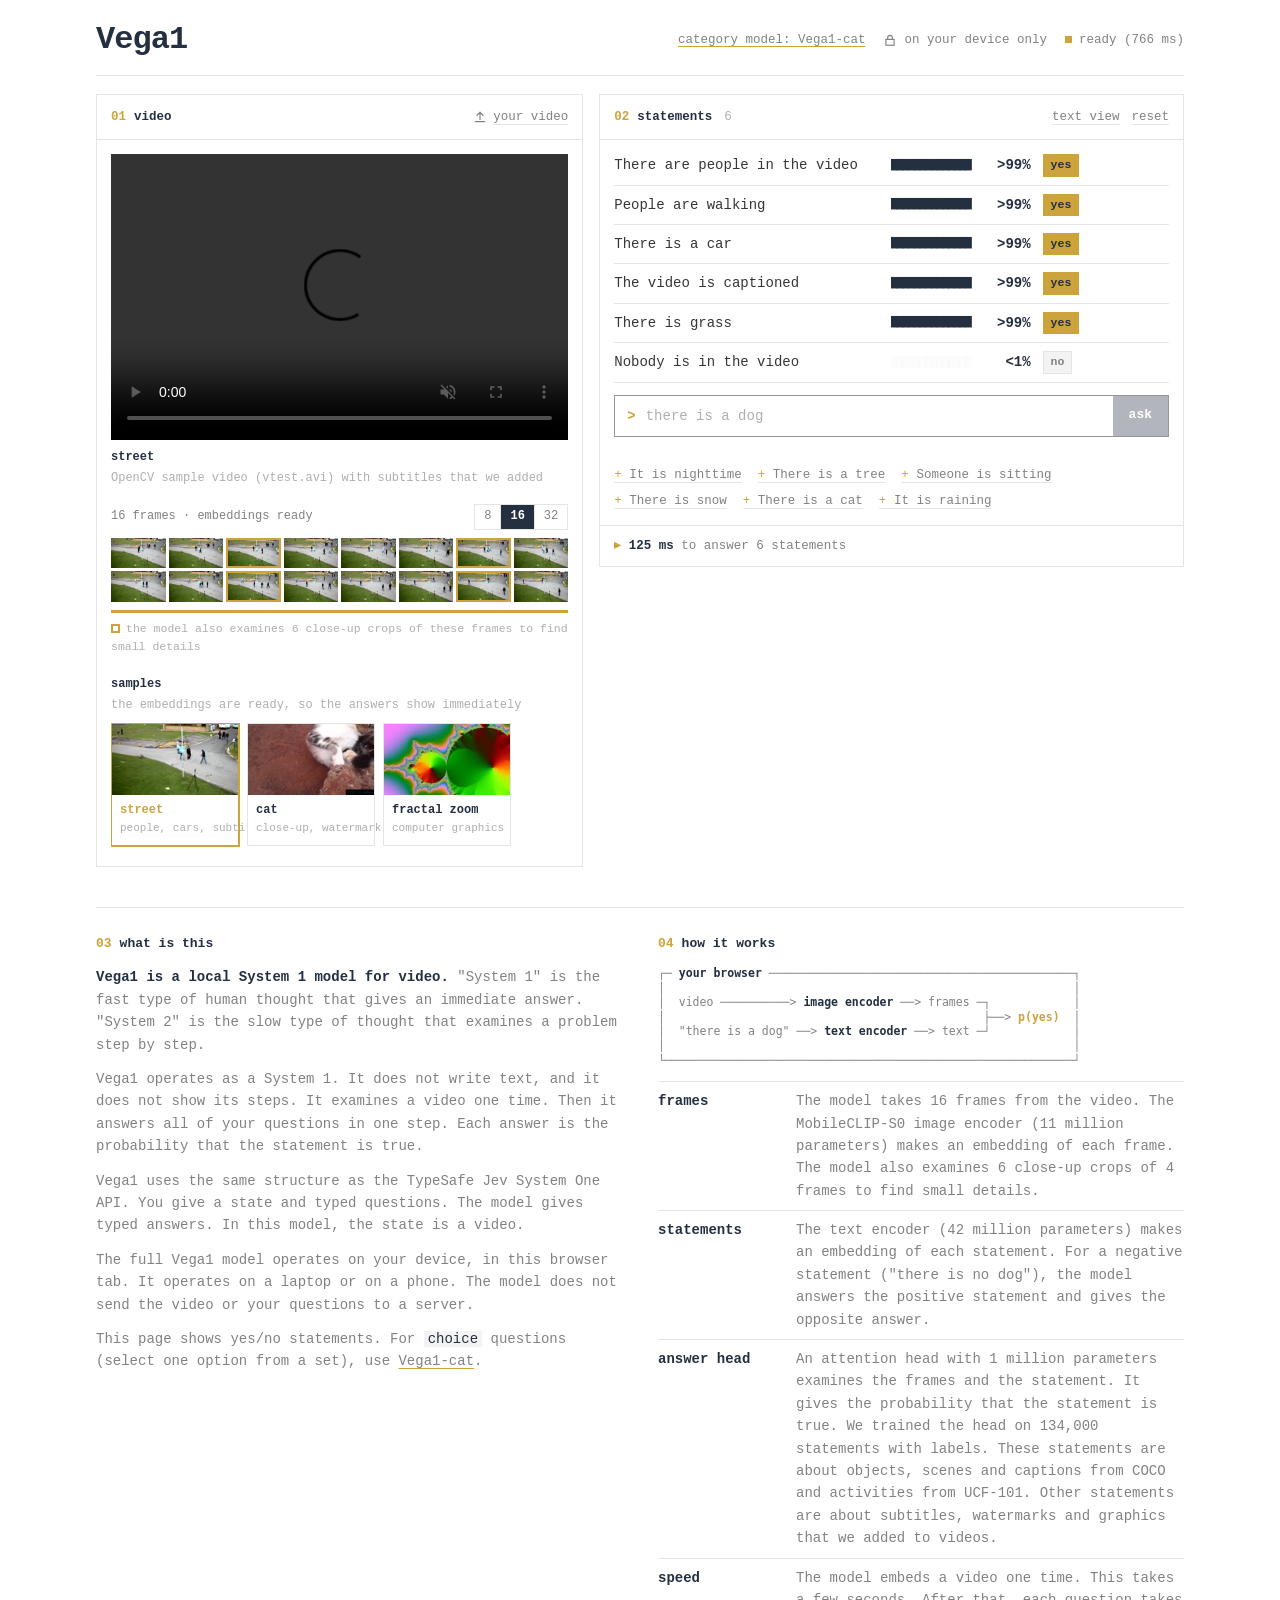
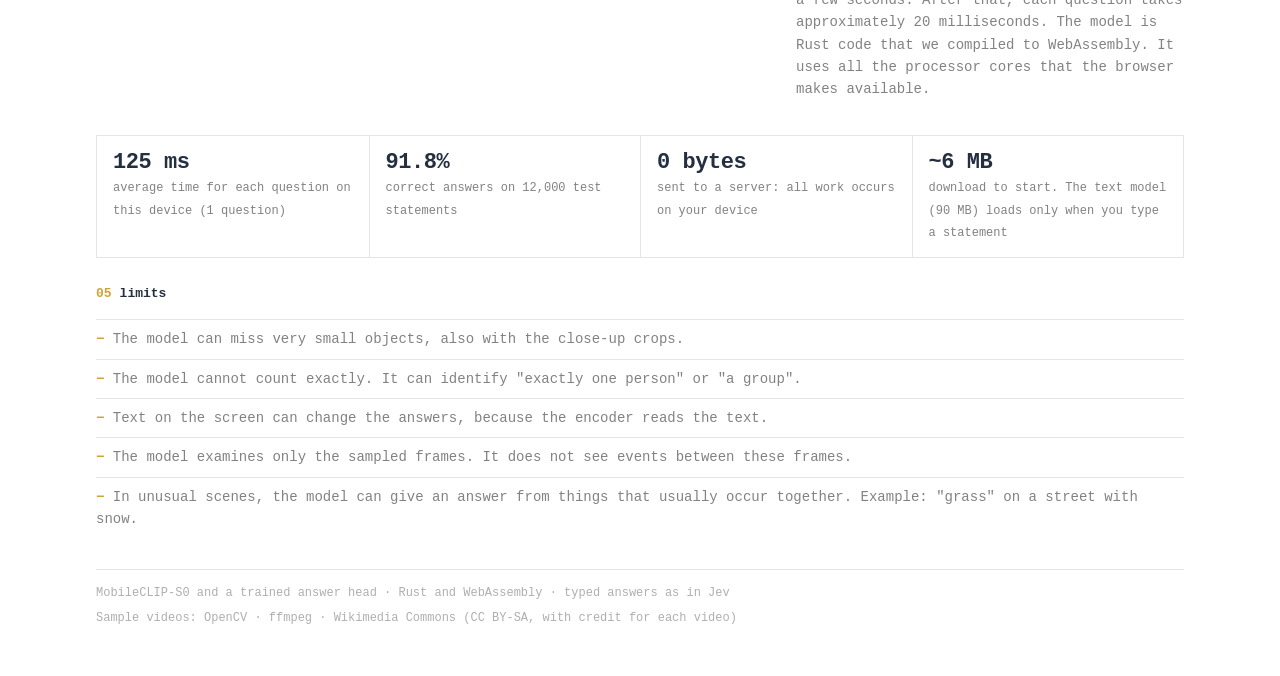
<file: index.html>
<!doctype html>
<html lang="en">
<head>
  <meta charset="utf-8">
  <meta name="viewport" content="width=device-width, initial-scale=1">
  <title>Vega1</title>
  <meta name="description" content="Ask yes/no questions about a video. Vega1, a local System 1 model, answers in milliseconds, in your browser. Nothing is uploaded.">
  <meta property="og:title" content="Vega1: a System 1 model for video">
  <meta property="og:description" content="Ask yes/no questions about a video. Vega1, a local System 1 model, answers in milliseconds, in your browser.">
  <meta property="og:type" content="website">
  <meta property="og:url" content="https://saresend.github.io/vega1/">
  <meta property="og:image" content="https://saresend.github.io/vega1/card.png">
  <meta name="twitter:card" content="summary_large_image">
  <meta name="twitter:title" content="Vega1: a System 1 model for video">
  <meta name="twitter:description" content="Ask yes/no questions about a video. Answers in milliseconds, on your device.">
  <meta name="twitter:image" content="https://saresend.github.io/vega1/card.png">
  <meta name="theme-color" content="#242F40">
  <link rel="icon" href="data:image/svg+xml,%3Csvg xmlns='http://www.w3.org/2000/svg' viewBox='0 0 32 32'%3E%3Crect width='32' height='32' fill='%23242F40'/%3E%3Cpath d='M12 9v14l11-7z' fill='%23CCA43B'/%3E%3C/svg%3E">
  <link rel="stylesheet" href="style.css">
</head>
<body>
<div class="wrap">
  <header class="top">
    <h1>Vega1</h1>
    <div class="nav-right">
      <a class="model-switch" href="vega1-cat.html">category model: Vega1-cat</a>
      <span class="local" title="The video and your statements stay on this device">
        <svg class="i" viewBox="0 0 24 24"><rect x="5" y="11" width="14" height="10"/><path d="M8 11V8a4 4 0 0 1 8 0v3"/></svg>on your device only
      </span>
      <span id="model-pill" data-state="busy" role="status" aria-live="polite"><span class="led"></span><span id="model-status">Vega1 loads…</span></span>
    </div>
  </header>

  <div class="grid">
    <section class="panel" aria-labelledby="video-title">
      <div class="panel-head">
        <h2 id="video-title"><small>01</small>video</h2>
        <span class="spacer"></span>
        <button class="ghost" id="change">
          <svg class="i" viewBox="0 0 24 24"><path d="M12 16V4M7 9l5-5 5 5M4 20h16"/></svg>your video
        </button>
      </div>
      <div class="panel-body">
        <input type="file" id="file" accept="video/*" hidden>
        <div id="picker">
          <div class="drop" id="drop">
            <strong>put a video here</strong>
            <span class="hint">MP4, WebM or MOV. The video stays on this device.</span><br>
            <button class="btn" id="browse">
              <svg class="i" viewBox="0 0 24 24"><path d="M12 16V4M7 9l5-5 5 5M4 20h16"/></svg>select a video
            </button>
          </div>
        </div>

        <div id="viewer" hidden>
          <div class="player"><video id="preview" controls muted playsinline loop></video></div>
          <div class="file-row"><span class="name" id="file-name"></span><span id="file-meta"></span></div>
          <div class="frames-head">
            <span id="frames-status">sampled frames</span>
            <span class="spacer"></span>
            <div class="seg" role="group" aria-label="Frames to sample">
              <button data-frames="8" aria-pressed="false">8</button>
              <button data-frames="16" aria-pressed="true">16</button>
              <button data-frames="32" aria-pressed="false">32</button>
            </div>
          </div>
          <div class="strip" id="strip"></div>
          <div class="progress"><i id="progress"></i></div>
          <div class="legend"><b></b>the model also examines 6 close-up crops of these frames to find small details</div>
        </div>
        <div id="samples-home"></div>
        <div id="samples-wrap" hidden>
          <div class="label-row"><b>samples</b><span>the embeddings are ready, so the answers show immediately</span></div>
          <div class="samples" id="samples"></div>
        </div>
      </div>
    </section>

    <section class="panel" aria-labelledby="stmts-title">
      <div class="panel-head">
        <h2 id="stmts-title"><small>02</small>statements</h2>
        <span class="count" id="count"></span>
        <span class="spacer"></span>
        <button class="ghost" id="bulk-toggle">text view</button>
        <button class="ghost" id="reset" title="Show the example statements again">reset</button>
      </div>
      <div class="panel-body">
        <div id="list-view">
          <ul class="stmts" id="stmts" aria-live="polite"></ul>
          <div class="empty" id="empty" hidden>There are no statements. Add a statement below.</div>
          <form class="add" id="add-form" autocomplete="off">
            <span class="prompt" aria-hidden="true">&gt;</span>
            <input id="add-input" placeholder="there is a dog" aria-label="New statement" maxlength="300">
            <button id="add-btn" type="submit" disabled>ask</button>
          </form>
          <div class="text-status" id="text-status" aria-live="polite"></div>
          <div class="suggest" id="suggest"></div>
        </div>
        <div class="bulk" id="bulk-view" hidden>
          <textarea id="bulk" spellcheck="false" aria-label="Statements, one per line"></textarea>
          <div class="hint">Write one statement on each line. You can use negative statements ("there is no dog").</div>
        </div>
      </div>
      <div class="foot" id="foot"><span id="foot-text">Select a video. Then the model answers the statements.</span></div>
    </section>
  </div>

  <section class="about" aria-labelledby="about-title">
    <div class="about-grid">
      <div>
        <h2 id="about-title"><small>03</small>what is this</h2>
        <p><strong>Vega1 is a local System 1 model for video.</strong> "System 1" is the fast type of human
          thought that gives an immediate answer. "System 2" is the slow type of thought that examines a problem step by
          step.</p>
        <p>Vega1 operates as a System 1. It does not write text, and it does not show its steps. It examines a video
          one time. Then it answers all of your questions in one step. Each answer is the probability that the statement
          is true.</p>
        <p>Vega1 uses the same structure as the TypeSafe Jev System One API. You give a state and typed questions.
          The model gives typed answers. In this model, the state is a video.</p>
        <p>The full Vega1 model operates on your device, in this browser tab. It operates on a laptop or on a phone. The model
          does not send the video or your questions to a server.</p>
        <p>This page shows yes/no statements. For <code>choice</code> questions (select one option from a set), use
          <a href="vega1-cat.html">Vega1-cat</a>.</p>
      </div>
      <div>
        <h2><small>04</small>how it works</h2>
        <pre class="ascii" aria-hidden="true">┌─ <b>your browser</b> ────────────────────────────────────────────┐
│                                                           │
│  video ──────────&gt; <b>image encoder</b> ──&gt; frames ─┐            │
│                                              ├──&gt; <u>p(yes)</u>  │
│  &quot;there is a dog&quot; ──&gt; <b>text encoder</b> ──&gt; text ─┘            │
│                                                           │
└───────────────────────────────────────────────────────────┘</pre>
        <ul class="how">
          <li><b>frames</b> The model takes 16 frames from the video. The MobileCLIP-S0 image encoder (11 million
            parameters) makes an embedding of each frame. The model also examines 6 close-up crops of 4 frames to find
            small details.</li>
          <li><b>statements</b> The text encoder (42 million parameters) makes an embedding of each statement. For a
            negative statement ("there is no dog"), the model answers the positive statement and gives the opposite
            answer.</li>
          <li><b>answer head</b> An attention head with 1 million parameters examines the frames and the statement. It
            gives the probability that the statement is true. We trained the head on 134,000 statements with labels.
            These statements are about objects, scenes and captions from COCO and activities from UCF-101. Other
            statements are about subtitles, watermarks and graphics that we added to videos.</li>
          <li><b>speed</b> The model embeds a video one time. This takes a few seconds. After that, each question takes
            approximately 20 milliseconds. The model is Rust code that we compiled to WebAssembly. It uses all the
            processor cores that the browser makes available.</li>
        </ul>
      </div>
    </div>

    <div class="stats">
      <div class="stat"><b id="stat-latency">~20 ms</b><span id="stat-latency-label">for each question, after the model embeds the video</span></div>
      <div class="stat"><b>91.8%</b><span>correct answers on 12,000 test statements</span></div>
      <div class="stat"><b>0 bytes</b><span>sent to a server: all work occurs on your device</span></div>
      <div class="stat"><b>~6 MB</b><span>download to start. The text model (90 MB) loads only when you type a statement</span></div>
    </div>

    <h2><small>05</small>limits</h2>
    <ul class="how limits">
      <li>The model can miss very small objects, also with the close-up crops.</li>
      <li>The model cannot count exactly. It can identify "exactly one person" or "a group".</li>
      <li>Text on the screen can change the answers, because the encoder reads the text.</li>
      <li>The model examines only the sampled frames. It does not see events between these frames.</li>
      <li>In unusual scenes, the model can give an answer from things that usually occur together. Example: "grass" on a
        street with snow.</li>
    </ul>
  </section>

  <div id="samples-mobile"></div>

  <footer>
    <span>MobileCLIP-S0 and a trained answer head · Rust and WebAssembly · typed answers as in Jev</span>
    <span>Sample videos: OpenCV · ffmpeg · Wikimedia Commons (CC BY-SA, with credit for each video)</span>
  </footer>
</div>
<script type="module" src="main.js"></script>
</body>
</html>
</file>
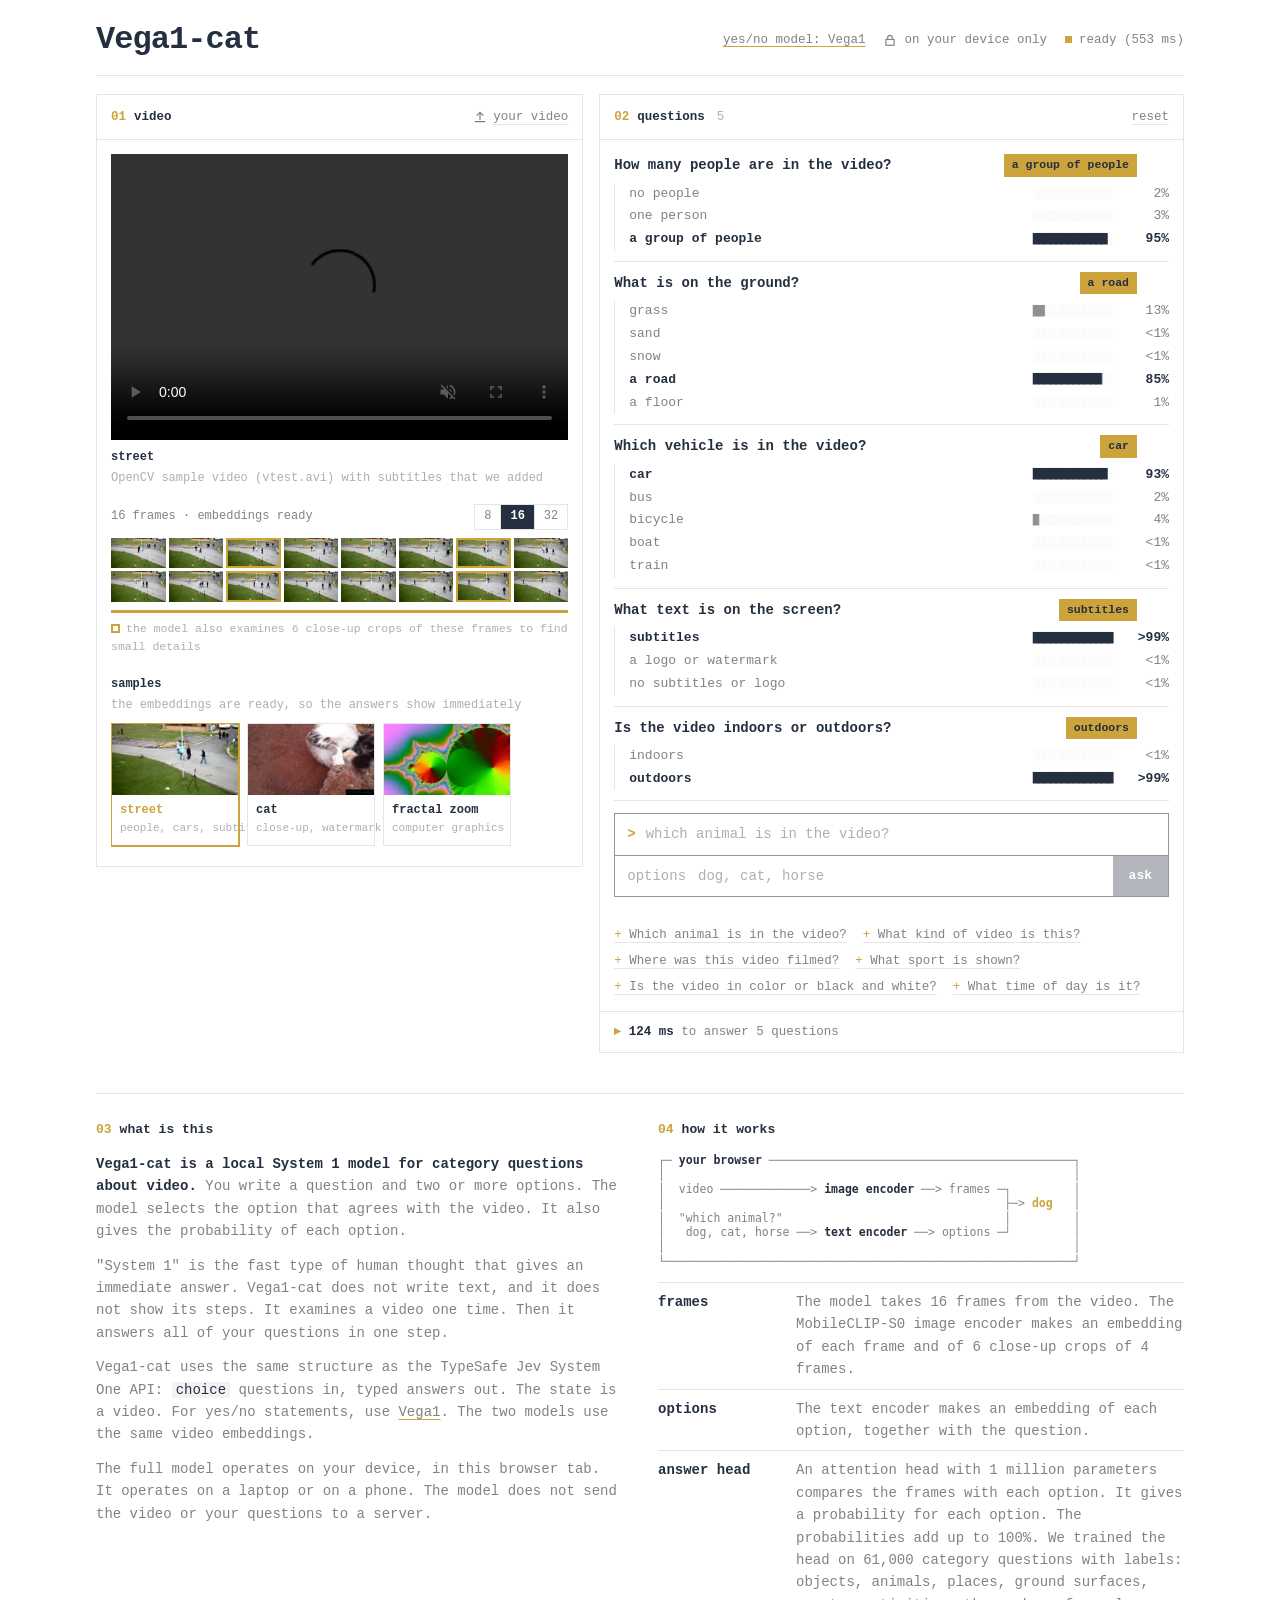
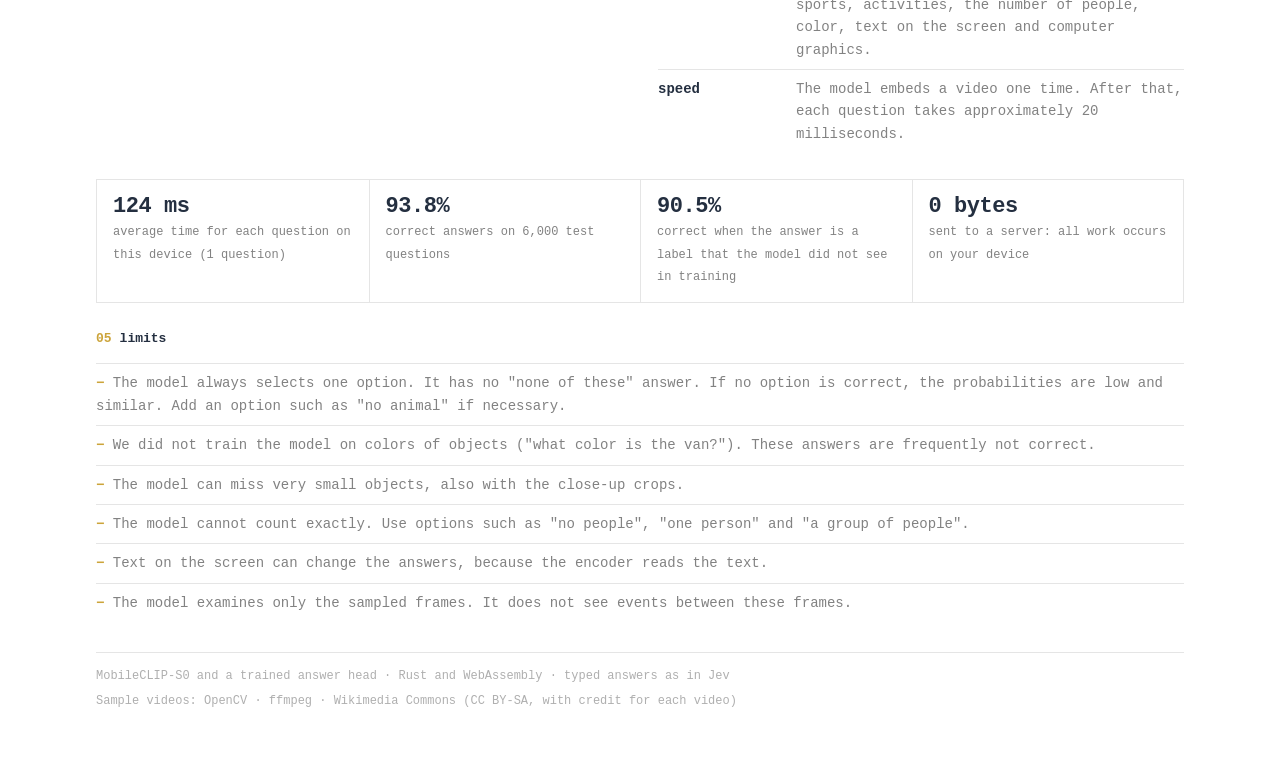
<file: vega1-cat.html>
<!doctype html>
<html lang="en">
<head>
  <meta charset="utf-8">
  <meta name="viewport" content="width=device-width, initial-scale=1">
  <title>Vega1-cat</title>
  <meta name="description" content="Ask category questions about a video. Vega1-cat, a local System 1 model, selects the answer in milliseconds, in your browser. Nothing is uploaded.">
  <meta property="og:title" content="Vega1-cat: category questions about video, on your device">
  <meta property="og:description" content="Ask category questions about a video. Vega1-cat, a local System 1 model, selects the answer in milliseconds, in your browser.">
  <meta property="og:type" content="website">
  <meta property="og:url" content="https://saresend.github.io/vega1/vega1-cat.html">
  <meta property="og:image" content="https://saresend.github.io/vega1/card-cat.png">
  <meta name="twitter:card" content="summary_large_image">
  <meta name="twitter:title" content="Vega1-cat: category questions about video, on your device">
  <meta name="twitter:description" content="Ask a question and give the options. The model selects one in milliseconds, on your device.">
  <meta name="twitter:image" content="https://saresend.github.io/vega1/card-cat.png">
  <meta name="theme-color" content="#242F40">
  <link rel="icon" href="data:image/svg+xml,%3Csvg xmlns='http://www.w3.org/2000/svg' viewBox='0 0 32 32'%3E%3Crect width='32' height='32' fill='%23242F40'/%3E%3Cpath d='M12 9v14l11-7z' fill='%23CCA43B'/%3E%3C/svg%3E">
  <link rel="stylesheet" href="style.css">
  <style>
    /* Category questions: a question, then one bar for each option. */
    .cqs { list-style: none; margin: 0; padding: 0; }
    .cq { padding: 10px 0; border-bottom: 1px solid var(--border); }
    .cq:first-child { padding-top: 0; }
    .cq-head { display: flex; align-items: center; gap: 10px; }
    .cq-head .text { flex: 1; min-width: 0; color: var(--head); font-weight: 700; overflow-wrap: anywhere; }
    .cq .tag { max-width: 45%; overflow: hidden; text-overflow: ellipsis; white-space: nowrap; }
    .cq.sure .tag { background: var(--gold); border-color: var(--gold); color: var(--navy); }
    .cq.unsure .tag { border-style: dashed; border-color: var(--gold); color: var(--fg); }
    .cq.idle .tag, .cq.pending .tag { visibility: hidden; }
    .cq:hover .remove { opacity: 1; }
    .opts { list-style: none; margin: 6px 0 0; padding: 0 0 0 14px; border-left: 1px solid var(--border); }
    .opt { display: grid; grid-template-columns: minmax(0, 1fr) auto 3.4em; align-items: center; gap: 12px; padding: 1px 0; color: var(--muted); font-size: 13px; }
    .opt .label { overflow-wrap: anywhere; }
    .opt .pct { font-weight: 400; color: var(--muted); }
    .opt.best { color: var(--head); font-weight: 700; }
    .opt.best .pct { font-weight: 700; color: var(--head); }
    .cq.sure .opt.best .bar .on { color: var(--yes); }
    .cq.unsure .opt.best .bar .on { color: var(--unsure); }
    .cq.pending .bar .off { animation: blink 0.9s steps(2) infinite; }
    .cq.idle .pct, .cq.pending .pct { color: var(--faint); }
    .add + .add { margin-top: -1px; }
    .add .prompt.word { min-width: 5.2em; color: var(--faint); font-weight: 400; }
    .model-switch { font-size: 12.5px; color: var(--muted); }
    @media (max-width: 560px) {
      .opts { padding-left: 10px; }
      .opt { gap: 8px; font-size: 12.5px; }
      .opt .bar { font-size: 8px; letter-spacing: -0.1em; }
      .cq .remove { width: 30px; height: 30px; }
    }
  </style>
</head>
<body>
<div class="wrap">
  <header class="top">
    <h1>Vega1-cat</h1>
    <div class="nav-right">
      <a class="model-switch" href="./">yes/no model: Vega1</a>
      <span class="local" title="The video and your questions stay on this device">
        <svg class="i" viewBox="0 0 24 24"><rect x="5" y="11" width="14" height="10"/><path d="M8 11V8a4 4 0 0 1 8 0v3"/></svg>on your device only
      </span>
      <span id="model-pill" data-state="busy" role="status" aria-live="polite"><span class="led"></span><span id="model-status">Vega1-cat loads…</span></span>
    </div>
  </header>

  <div class="grid">
    <section class="panel" aria-labelledby="video-title">
      <div class="panel-head">
        <h2 id="video-title"><small>01</small>video</h2>
        <span class="spacer"></span>
        <button class="ghost" id="change">
          <svg class="i" viewBox="0 0 24 24"><path d="M12 16V4M7 9l5-5 5 5M4 20h16"/></svg>your video
        </button>
      </div>
      <div class="panel-body">
        <input type="file" id="file" accept="video/*" hidden>
        <div id="picker">
          <div class="drop" id="drop">
            <strong>put a video here</strong>
            <span class="hint">MP4, WebM or MOV. The video stays on this device.</span><br>
            <button class="btn" id="browse">
              <svg class="i" viewBox="0 0 24 24"><path d="M12 16V4M7 9l5-5 5 5M4 20h16"/></svg>select a video
            </button>
          </div>
        </div>

        <div id="viewer" hidden>
          <div class="player"><video id="preview" controls muted playsinline loop></video></div>
          <div class="file-row"><span class="name" id="file-name"></span><span id="file-meta"></span></div>
          <div class="frames-head">
            <span id="frames-status">sampled frames</span>
            <span class="spacer"></span>
            <div class="seg" role="group" aria-label="Frames to sample">
              <button data-frames="8" aria-pressed="false">8</button>
              <button data-frames="16" aria-pressed="true">16</button>
              <button data-frames="32" aria-pressed="false">32</button>
            </div>
          </div>
          <div class="strip" id="strip"></div>
          <div class="progress"><i id="progress"></i></div>
          <div class="legend"><b></b>the model also examines 6 close-up crops of these frames to find small details</div>
        </div>
        <div id="samples-home"></div>
        <div id="samples-wrap" hidden>
          <div class="label-row"><b>samples</b><span>the embeddings are ready, so the answers show immediately</span></div>
          <div class="samples" id="samples"></div>
        </div>
      </div>
    </section>

    <section class="panel" aria-labelledby="cqs-title">
      <div class="panel-head">
        <h2 id="cqs-title"><small>02</small>questions</h2>
        <span class="count" id="count"></span>
        <span class="spacer"></span>
        <button class="ghost" id="reset" title="Show the example questions again">reset</button>
      </div>
      <div class="panel-body">
        <ul class="cqs" id="cqs" aria-live="polite"></ul>
        <div class="empty" id="empty" hidden>There are no questions. Add a question below.</div>
        <form id="add-form" autocomplete="off">
          <div class="add">
            <span class="prompt" aria-hidden="true">&gt;</span>
            <input id="q-input" placeholder="which animal is in the video?" aria-label="New question" maxlength="300">
          </div>
          <div class="add">
            <span class="prompt word" aria-hidden="true">options</span>
            <input id="opt-input" placeholder="dog, cat, horse" aria-label="Options, with commas between them" maxlength="400">
            <button id="add-btn" type="submit" disabled>ask</button>
          </div>
        </form>
        <div class="text-status" id="text-status" aria-live="polite"></div>
        <div class="suggest" id="suggest"></div>
      </div>
      <div class="foot" id="foot"><span id="foot-text">Select a video. Then the model answers the questions.</span></div>
    </section>
  </div>

  <section class="about" aria-labelledby="about-title">
    <div class="about-grid">
      <div>
        <h2 id="about-title"><small>03</small>what is this</h2>
        <p><strong>Vega1-cat is a local System 1 model for category questions about video.</strong> You write a question
          and two or more options. The model selects the option that agrees with the video. It also gives the
          probability of each option.</p>
        <p>"System 1" is the fast type of human thought that gives an immediate answer. Vega1-cat does not write text,
          and it does not show its steps. It examines a video one time. Then it answers all of your questions in one
          step.</p>
        <p>Vega1-cat uses the same structure as the TypeSafe Jev System One API: <code>choice</code> questions in, typed
          answers out. The state is a video. For yes/no statements, use <a href="./">Vega1</a>. The two models use the
          same video embeddings.</p>
        <p>The full model operates on your device, in this browser tab. It operates on a laptop or on a phone. The model
          does not send the video or your questions to a server.</p>
      </div>
      <div>
        <h2><small>04</small>how it works</h2>
        <pre class="ascii" aria-hidden="true">┌─ <b>your browser</b> ────────────────────────────────────────────┐
│                                                           │
│  video ─────────────&gt; <b>image encoder</b> ──&gt; frames ─┐         │
│                                                 ├─&gt; <u>dog</u>   │
│  &quot;which animal?&quot;                                │         │
│   dog, cat, horse ──&gt; <b>text encoder</b> ──&gt; options ─┘         │
│                                                           │
└───────────────────────────────────────────────────────────┘</pre>
        <ul class="how">
          <li><b>frames</b> The model takes 16 frames from the video. The MobileCLIP-S0 image encoder makes an embedding
            of each frame and of 6 close-up crops of 4 frames.</li>
          <li><b>options</b> The text encoder makes an embedding of each option, together with the question.</li>
          <li><b>answer head</b> An attention head with 1 million parameters compares the frames with each option. It
            gives a probability for each option. The probabilities add up to 100%. We trained the head on 61,000
            category questions with labels: objects, animals, places, ground surfaces, sports, activities, the number of
            people, color, text on the screen and computer graphics.</li>
          <li><b>speed</b> The model embeds a video one time. After that, each question takes approximately 20
            milliseconds.</li>
        </ul>
      </div>
    </div>

    <div class="stats">
      <div class="stat"><b id="stat-latency">~20 ms</b><span id="stat-latency-label">for each question, after the model embeds the video</span></div>
      <div class="stat"><b>93.8%</b><span>correct answers on 6,000 test questions</span></div>
      <div class="stat"><b>90.5%</b><span>correct when the answer is a label that the model did not see in training</span></div>
      <div class="stat"><b>0 bytes</b><span>sent to a server: all work occurs on your device</span></div>
    </div>

    <h2><small>05</small>limits</h2>
    <ul class="how limits">
      <li>The model always selects one option. It has no "none of these" answer. If no option is correct, the
        probabilities are low and similar. Add an option such as "no animal" if necessary.</li>
      <li>We did not train the model on colors of objects ("what color is the van?"). These answers are frequently
        not correct.</li>
      <li>The model can miss very small objects, also with the close-up crops.</li>
      <li>The model cannot count exactly. Use options such as "no people", "one person" and "a group of people".</li>
      <li>Text on the screen can change the answers, because the encoder reads the text.</li>
      <li>The model examines only the sampled frames. It does not see events between these frames.</li>
    </ul>
  </section>

  <div id="samples-mobile"></div>

  <footer>
    <span>MobileCLIP-S0 and a trained answer head · Rust and WebAssembly · typed answers as in Jev</span>
    <span>Sample videos: OpenCV · ffmpeg · Wikimedia Commons (CC BY-SA, with credit for each video)</span>
  </footer>
</div>
<script type="module" src="cat.js"></script>
</body>
</html>
</file>
<file: style.css>
/* Fully local: system monospace stack, inline icons, no external requests.
   Palette: #363636 · #242F40 · #CCA43B · #E5E5E5 · #FFFFFF */
:root {
  --ink: #363636; --navy: #242F40; --gold: #CCA43B; --line: #E5E5E5; --paper: #FFFFFF;
  --bg: var(--paper); --fg: var(--ink); --head: var(--navy); --muted: color-mix(in srgb, var(--ink) 62%, var(--paper));
  --faint: color-mix(in srgb, var(--ink) 40%, var(--paper)); --panel: var(--paper); --sunk: color-mix(in srgb, var(--line) 45%, var(--paper));
  --border: var(--line); --strong: color-mix(in srgb, var(--line) 55%, var(--ink));
  --btn: var(--navy); --on-btn: var(--paper);
  --yes: var(--navy); --no: color-mix(in srgb, var(--ink) 55%, var(--paper)); --unsure: var(--gold);
  --mono: "JetBrains Mono", ui-monospace, SFMono-Regular, "SF Mono", Menlo, Consolas, "Liberation Mono", monospace;
  color-scheme: light;
}
@media (prefers-color-scheme: dark) {
  :root {
    --bg: var(--navy); --fg: var(--line); --head: var(--paper); --muted: color-mix(in srgb, var(--line) 70%, var(--navy));
    --faint: color-mix(in srgb, var(--line) 45%, var(--navy)); --panel: color-mix(in srgb, var(--navy) 86%, var(--paper));
    --sunk: color-mix(in srgb, var(--navy) 80%, black); --border: color-mix(in srgb, var(--line) 18%, var(--navy));
    --strong: color-mix(in srgb, var(--line) 34%, var(--navy)); --btn: var(--gold); --on-btn: var(--navy);
    --yes: var(--gold); --no: color-mix(in srgb, var(--line) 55%, var(--navy)); --unsure: var(--line);
    color-scheme: dark;
  }
}
* { box-sizing: border-box; }
html, body { margin: 0; }
body { background: var(--bg); color: var(--fg); font: 14px/1.6 var(--mono); -webkit-font-smoothing: antialiased; }
button, input, textarea { font: inherit; color: inherit; }
button { cursor: pointer; }
a { color: inherit; text-decoration-color: var(--gold); text-underline-offset: 3px; }
:focus-visible { outline: 2px solid var(--gold); outline-offset: 2px; }
[hidden] { display: none !important; }
svg.i { width: 14px; height: 14px; flex: none; stroke: currentColor; fill: none; stroke-width: 2; stroke-linecap: square; }

.wrap { max-width: 1120px; margin: 0 auto; padding: 0 16px 48px; }

/* Status */
.nav-right { margin-left: auto; display: flex; gap: 18px; flex-wrap: wrap; font-size: 12.5px; color: var(--muted); }
.nav-right span { display: inline-flex; align-items: center; gap: 7px; white-space: nowrap; }
.led { width: 7px; height: 7px; background: var(--faint); }
#model-pill[data-state="ready"] .led, #model-pill[data-state="busy"] .led { background: var(--gold); }
#model-pill[data-state="busy"] .led { animation: blink 1s steps(2) infinite; }
#model-pill[data-state="error"] { color: var(--fg); }
.model-switch { color: var(--muted); }
.model-switch:hover { color: var(--head); }
@keyframes blink { 50% { opacity: 0; } }

/* Header */
.top { display: flex; align-items: center; gap: 16px; flex-wrap: wrap; padding: 22px 0 18px; margin-bottom: 18px; border-bottom: 1px solid var(--border); }
h1 { margin: 0; font-size: clamp(24px, 3.4vw, 32px); line-height: 1.1; letter-spacing: -0.03em; color: var(--head); font-weight: 700; }

/* About */
.about { margin-top: 40px; padding-top: 26px; border-top: 1px solid var(--border); }
.about-grid { display: grid; grid-template-columns: minmax(0, 1fr) minmax(0, 1fr); gap: 36px; margin-bottom: 26px; }
@media (max-width: 900px) { .about-grid { grid-template-columns: minmax(0, 1fr); gap: 20px; } }
.about h2 { margin: 0 0 12px; font-size: 13px; font-weight: 700; color: var(--head); }
.about h2 small { color: var(--gold); font-weight: 700; margin-right: 8px; font-size: inherit; }
.about p { margin: 0 0 12px; color: var(--muted); }
.about p strong { color: var(--head); }
.about code { font: inherit; color: var(--head); background: var(--sunk); padding: 0 4px; }
.how { list-style: none; margin: 14px 0 0; padding: 0; color: var(--muted); }
.how li { padding: 8px 0; border-top: 1px solid var(--border); }
.how li b { color: var(--head); }
.how:not(.limits) li { display: grid; grid-template-columns: 9em minmax(0, 1fr); gap: 0 12px; }
@media (max-width: 560px) { .how:not(.limits) li { grid-template-columns: 1fr; } }
.limits li::before { content: "− "; color: var(--gold); font-weight: 700; }
/* Fonts that carry box-drawing glyphs at the same advance as their letters. */
pre.ascii { margin: 0; font: 11.5px/1.25 "JetBrains Mono", "SF Mono", Menlo, Consolas, "DejaVu Sans Mono", "Noto Sans Mono", monospace;
  color: var(--muted); overflow-x: auto; }
pre.ascii b { color: var(--head); font-weight: 600; }
pre.ascii u { text-decoration: none; color: var(--gold); font-weight: 700; }

.stats { display: grid; grid-template-columns: repeat(4, minmax(0, 1fr)); border: 1px solid var(--border); margin-bottom: 26px; }
.stat { padding: 14px 16px; border-left: 1px solid var(--border); }
.stat:first-child { border-left: 0; }
.stat b { display: block; font-size: 22px; line-height: 1.2; color: var(--head); letter-spacing: -0.02em; font-weight: 700; }
.stat span { font-size: 12px; color: var(--muted); }
@media (max-width: 700px) {
  .stats { grid-template-columns: repeat(2, minmax(0, 1fr)); }
  .stat:nth-child(3) { border-left: 0; }
  .stat:nth-child(n+3) { border-top: 1px solid var(--border); }
}

/* Panels */
.grid { display: grid; grid-template-columns: minmax(0, 5fr) minmax(0, 6fr); gap: 16px; align-items: start; }
@media (max-width: 900px) { .grid { grid-template-columns: 1fr; } }
.panel { border: 1px solid var(--border); background: var(--panel); min-width: 0; }
.panel-head { display: flex; align-items: center; gap: 12px; padding: 10px 14px; border-bottom: 1px solid var(--border); font-size: 12.5px; }
.panel-head h2 { margin: 0; font-size: 12.5px; font-weight: 700; color: var(--head); }
.panel-head h2 small { color: var(--gold); font-weight: 700; margin-right: 8px; font-size: inherit; }
.panel-head .count { color: var(--faint); }
.panel-head .spacer { flex: 1; }
.ghost { display: inline-flex; align-items: center; gap: 6px; background: none; border: 0; padding: 2px 0; color: var(--muted);
  font-size: 12.5px; white-space: nowrap; text-decoration: underline; text-decoration-color: var(--border); text-underline-offset: 4px; }
.ghost:hover { color: var(--head); text-decoration-color: var(--gold); }
.panel-body { padding: 14px; }

/* Video panel */
.drop { border: 1px dashed var(--strong); padding: 24px 14px; text-align: center; background: var(--sunk); transition: background .12s, border-color .12s; }
.drop.over { border-color: var(--gold); background: color-mix(in srgb, var(--gold) 10%, var(--panel)); }
.drop strong { display: block; color: var(--head); }
.drop .hint { color: var(--faint); font-size: 12px; }
.btn { display: inline-flex; align-items: center; gap: 8px; margin-top: 12px; padding: 8px 14px; border: 0; background: var(--btn); color: var(--on-btn);
  font-weight: 700; font-size: 13px; }
.btn:hover { filter: brightness(1.12); }
.label-row { display: flex; flex-wrap: wrap; align-items: baseline; gap: 2px 10px; margin: 18px 0 8px; font-size: 12px; color: var(--faint); }
.label-row b { color: var(--head); font-weight: 700; }
.samples { display: grid; grid-auto-flow: column; grid-auto-columns: 128px; gap: 8px; overflow-x: auto; scroll-snap-type: x mandatory;
  padding-bottom: 6px; -webkit-overflow-scrolling: touch; scrollbar-width: thin; }
.sample { scroll-snap-align: start; }
.sample.active { border-color: var(--gold); outline: 1px solid var(--gold); }
.sample.active .sname { color: var(--gold); }
.text-status { font-size: 12px; color: var(--faint); margin-top: 6px; min-height: 1em; }
.sample { display: flex; flex-direction: column; padding: 0; text-align: left; border: 1px solid var(--border); background: var(--panel); min-width: 0; }
.sample:hover { border-color: var(--gold); }
.sample:hover .sname { color: var(--gold); }
.sample .thumb { display: block; width: 100%; aspect-ratio: 16 / 9; background-color: var(--navy); background-repeat: no-repeat; }
.sample .sname { padding: 6px 8px 0; font-size: 12px; font-weight: 700; color: var(--head); overflow: hidden; text-overflow: ellipsis; white-space: nowrap; }
.sample .smeta { padding: 0 8px 7px; font-size: 11px; color: var(--faint); overflow: hidden; text-overflow: ellipsis; white-space: nowrap; }

.player video { width: 100%; display: block; aspect-ratio: 16 / 10; object-fit: contain; background: #000; }
.file-row { display: flex; flex-wrap: wrap; align-items: baseline; gap: 2px 10px; margin-top: 8px; font-size: 12px; color: var(--faint); }
.file-row .name { color: var(--head); font-weight: 700; }
.frames-head { display: flex; align-items: center; gap: 10px; margin: 16px 0 8px; font-size: 12px; color: var(--muted); }
.frames-head .spacer { flex: 1; }
.seg { display: inline-flex; border: 1px solid var(--border); }
.seg button { border: 0; background: none; padding: 2px 9px; font-size: 12px; color: var(--muted); }
.seg button + button { border-left: 1px solid var(--border); }
.seg button[aria-pressed="true"] { background: var(--btn); color: var(--on-btn); font-weight: 700; }
.strip { display: grid; grid-template-columns: repeat(8, 1fr); gap: 3px; }
.strip .f { position: relative; aspect-ratio: 16 / 9; background-color: var(--sunk); background-repeat: no-repeat; overflow: hidden; }
.strip .f canvas { width: 100%; height: 100%; display: block; opacity: 0; transition: opacity .2s; }
.strip .f.decoded canvas { opacity: 0.35; }
.strip .f.done canvas { opacity: 1; }
.strip .f.crops { outline: 2px solid var(--gold); outline-offset: -2px; }
.progress { height: 3px; background: var(--border); margin-top: 8px; }
.progress i { display: block; height: 100%; width: 0; background: var(--gold); transition: width .2s; }
.legend { margin-top: 7px; font-size: 11.5px; color: var(--faint); }
.legend b { display: inline-block; width: 9px; height: 9px; outline: 2px solid var(--gold); outline-offset: -2px; margin-right: 6px; vertical-align: -1px; }

/* Statements */
.stmts { list-style: none; margin: 0; padding: 0; }
.stmt { display: grid; grid-template-columns: minmax(0, 1fr) auto 3.4em 6.6em 22px; align-items: center; gap: 12px;
  padding: 8px 0; border-bottom: 1px solid var(--border); }
.stmt:first-child { padding-top: 0; }
.stmt .text { overflow-wrap: anywhere; }
.bar { font-size: 11px; letter-spacing: -0.08em; white-space: nowrap; user-select: none; }
.bar .on { color: var(--no); }
.bar .off { color: var(--border); }
.pct { text-align: right; font-variant-numeric: tabular-nums; font-weight: 700; color: var(--head); }
.tag { justify-self: start; font-size: 11.5px; font-weight: 700; padding: 1px 7px; border: 1px solid var(--border); color: var(--muted); }
.stmt.yes .bar .on { color: var(--yes); }
.stmt.yes .tag { background: var(--gold); border-color: var(--gold); color: var(--navy); }
.stmt.no .tag { background: var(--sunk); }
.stmt.unsure .bar .on { color: var(--unsure); }
.stmt.unsure .tag { border-style: dashed; border-color: var(--gold); color: var(--fg); }
.stmt.idle .tag, .stmt.pending .tag { visibility: hidden; }
.stmt.idle .pct, .stmt.pending .pct { color: var(--faint); font-weight: 400; }
.stmt.pending .bar .off { animation: blink 0.9s steps(2) infinite; }
.remove { width: 22px; height: 22px; border: 0; background: none; color: var(--faint); display: grid; place-items: center; opacity: 0; }
.stmt:hover .remove, .remove:focus-visible { opacity: 1; }
.remove:hover { color: var(--head); }
@media (hover: none) { .remove { opacity: 1; } }
@media (max-width: 560px) {
  .stmt { grid-template-columns: minmax(0, 1fr) auto auto 30px; row-gap: 0; gap: 0 8px; padding: 6px 0; }
  .stmt .text { grid-column: 1; grid-row: 1; }
  .stmt .pct { grid-column: 2; grid-row: 1; }
  .stmt .tag { grid-column: 3; grid-row: 1; }
  .stmt .remove { grid-column: 4; grid-row: 1 / 3; width: 30px; height: 30px; }
  .stmt .bar { grid-column: 1 / 4; grid-row: 2; font-size: 8px; line-height: 1.2; letter-spacing: -0.1em; }
}
.add { display: flex; margin-top: 12px; border: 1px solid var(--strong); }
.add:focus-within { border-color: var(--gold); }
.add .prompt { padding: 9px 0 9px 12px; color: var(--gold); font-weight: 700; }
.add input { flex: 1; min-width: 0; padding: 9px 10px; border: 0; background: transparent; }
.add input::placeholder { color: var(--faint); }
.add input:focus { outline: none; }
.add button { border: 0; padding: 0 16px; background: var(--btn); color: var(--on-btn); font-weight: 700; font-size: 13px; }
.add button:disabled { opacity: .35; cursor: default; }
.suggest { display: flex; flex-wrap: wrap; gap: 6px 16px; margin-top: 10px; font-size: 12.5px; }
.suggest button { border: 0; background: none; padding: 0; color: var(--muted); text-decoration: underline; text-decoration-color: var(--border); text-underline-offset: 4px; }
.suggest button:hover { color: var(--head); text-decoration-color: var(--gold); }
.suggest button::before { content: "+ "; color: var(--gold); }
.bulk textarea { width: 100%; min-height: 280px; padding: 10px 12px; border: 1px solid var(--strong); background: var(--sunk); font-size: 13px; line-height: 1.7; resize: vertical; }
.bulk .hint { color: var(--faint); font-size: 12px; margin-top: 6px; }
.foot { display: flex; align-items: center; gap: 8px; padding: 10px 14px; border-top: 1px solid var(--border); font-size: 12.5px; color: var(--muted); min-height: 41px; }
.foot .speed { color: var(--head); font-weight: 700; }
.foot .speed::before { content: "▸ "; color: var(--gold); }
.foot .error::before { content: "! "; color: var(--gold); font-weight: 700; }
.empty { color: var(--faint); padding: 4px 0 10px; }

footer { margin-top: 30px; padding-top: 14px; border-top: 1px solid var(--border); color: var(--faint); font-size: 12px; display: flex; flex-wrap: wrap; gap: 6px 18px; }
/* Phones (last, so it overrides the rules above). */
@media (max-width: 560px) {
  .add input { font-size: 16px; } /* iOS zooms into smaller inputs */
  .remove { width: 36px; height: 36px; }
  .suggest { gap: 10px 16px; }
  .suggest button { padding: 4px 0; }
  .samples { grid-auto-columns: 104px; }
  /* Phones: answers in the first screen. */
  .wrap { padding: 0 10px 40px; }
  .top { padding: 12px 0 10px; margin-bottom: 10px; gap: 6px 12px; }
  h1 { font-size: 22px; }
  .nav-right { gap: 12px; font-size: 11px; }
  .nav-right .local { display: none; }
  .panel-head { padding: 8px 10px; }
  .panel-body { padding: 10px; }
  .player video { aspect-ratio: 16 / 9; max-height: 38vh; }
  .file-row { flex-wrap: nowrap; overflow: hidden; }
  .file-row #file-meta { overflow: hidden; text-overflow: ellipsis; white-space: nowrap; }
  .frames-head { margin: 8px 0 0; }
  .frames-head .seg, .strip, .legend { display: none; }
  #viewer:not(.analyzing) .frames-head, #viewer:not(.analyzing) .progress { display: none; }
  .samples { grid-auto-columns: 96px; }
  .sample .smeta { display: none; }
  .sample .sname { padding: 5px 6px 6px; font-size: 11.5px; }
  #samples-mobile { margin-top: 10px; }
  #samples-mobile #samples-wrap { border: 1px solid var(--border); background: var(--panel); padding: 2px 10px 6px; }
  .label-row { margin: 10px 0 6px; }
  .label-row span { display: none; }
  .grid { gap: 10px; }
  .about { margin-top: 28px; }
}
</file>
